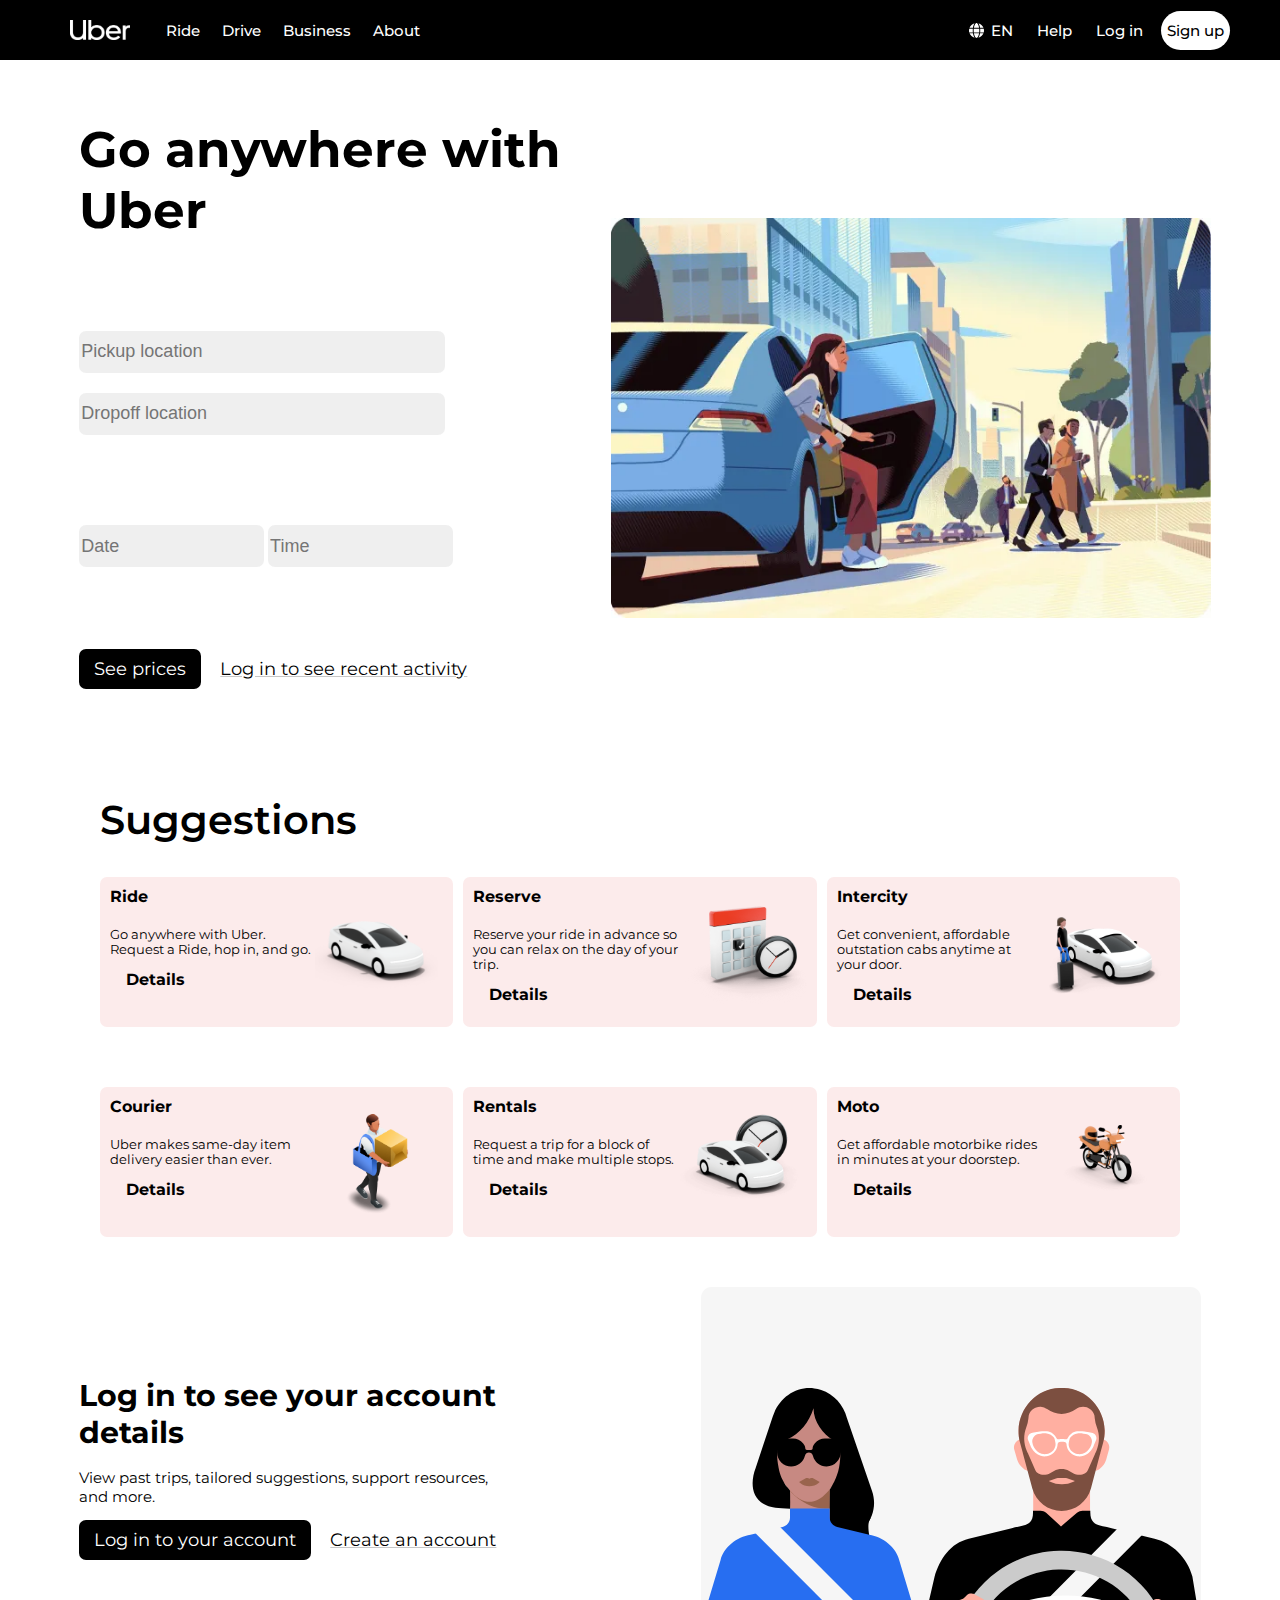
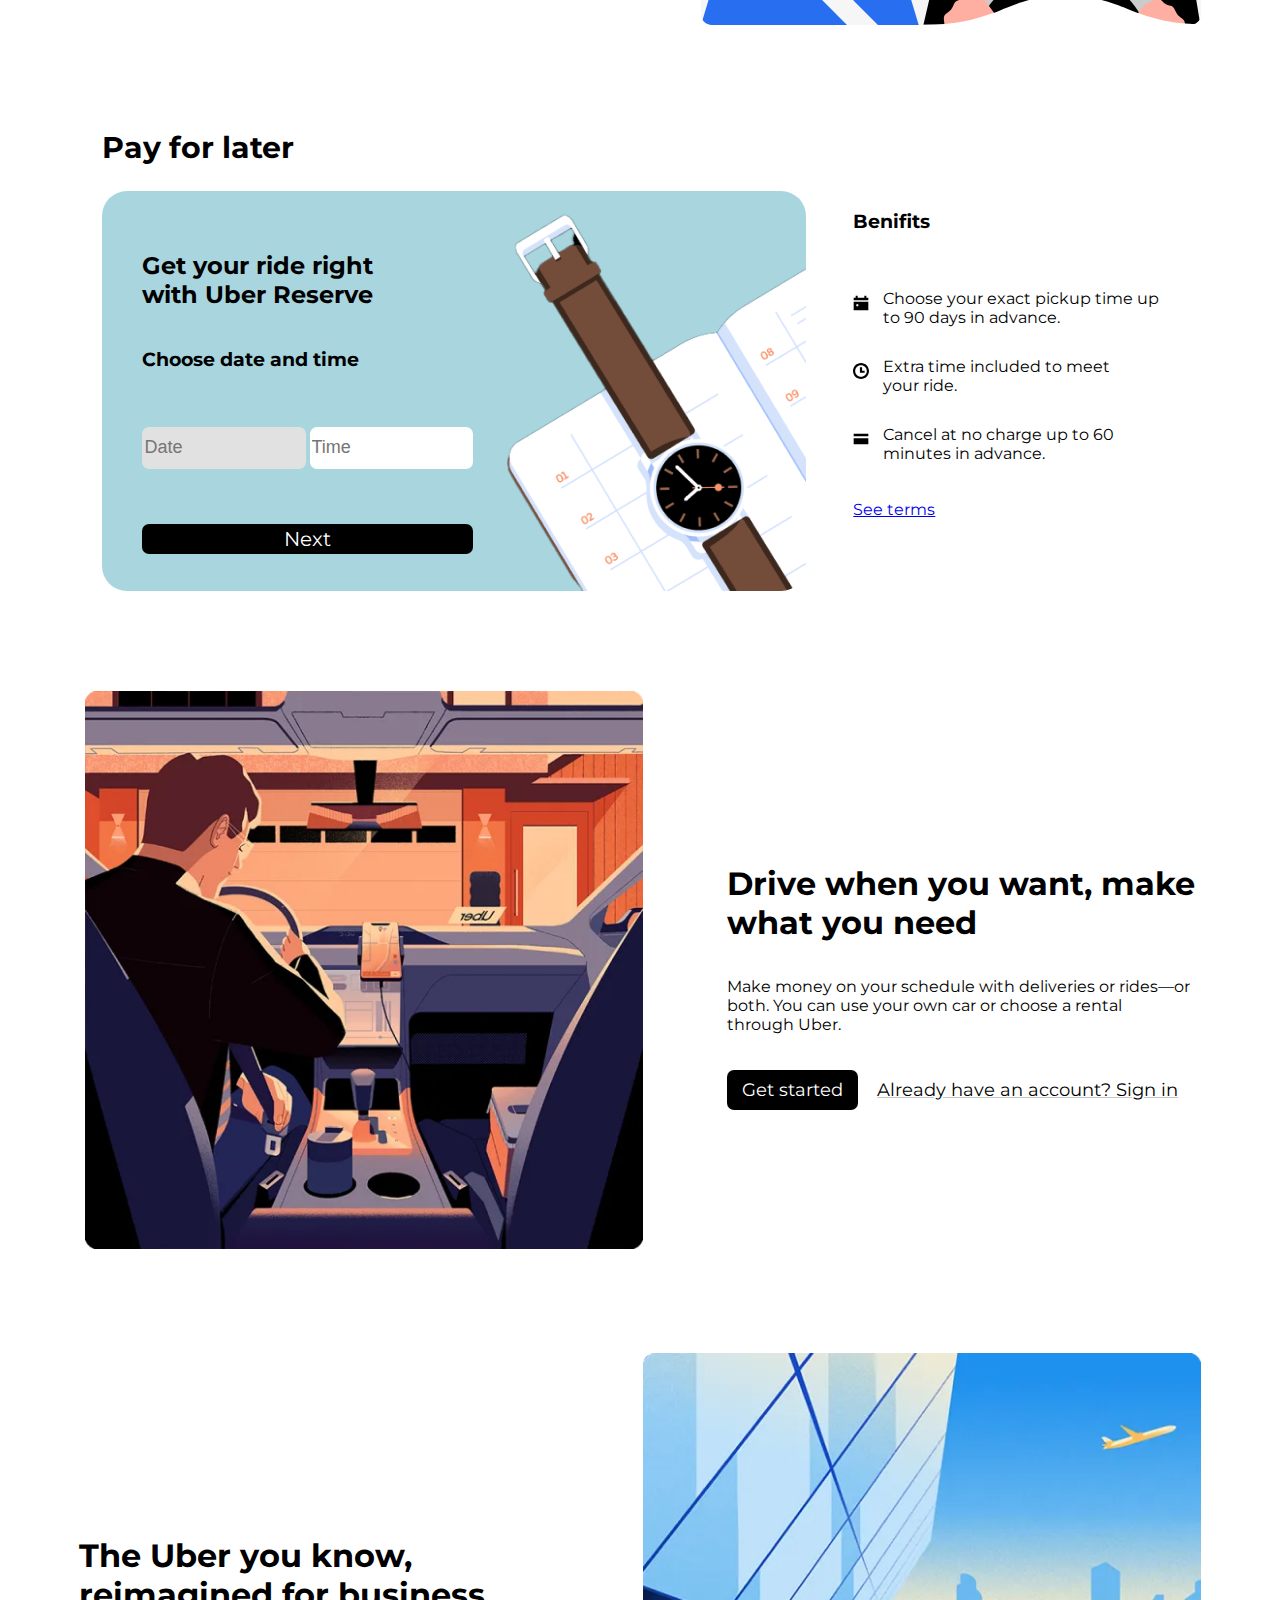
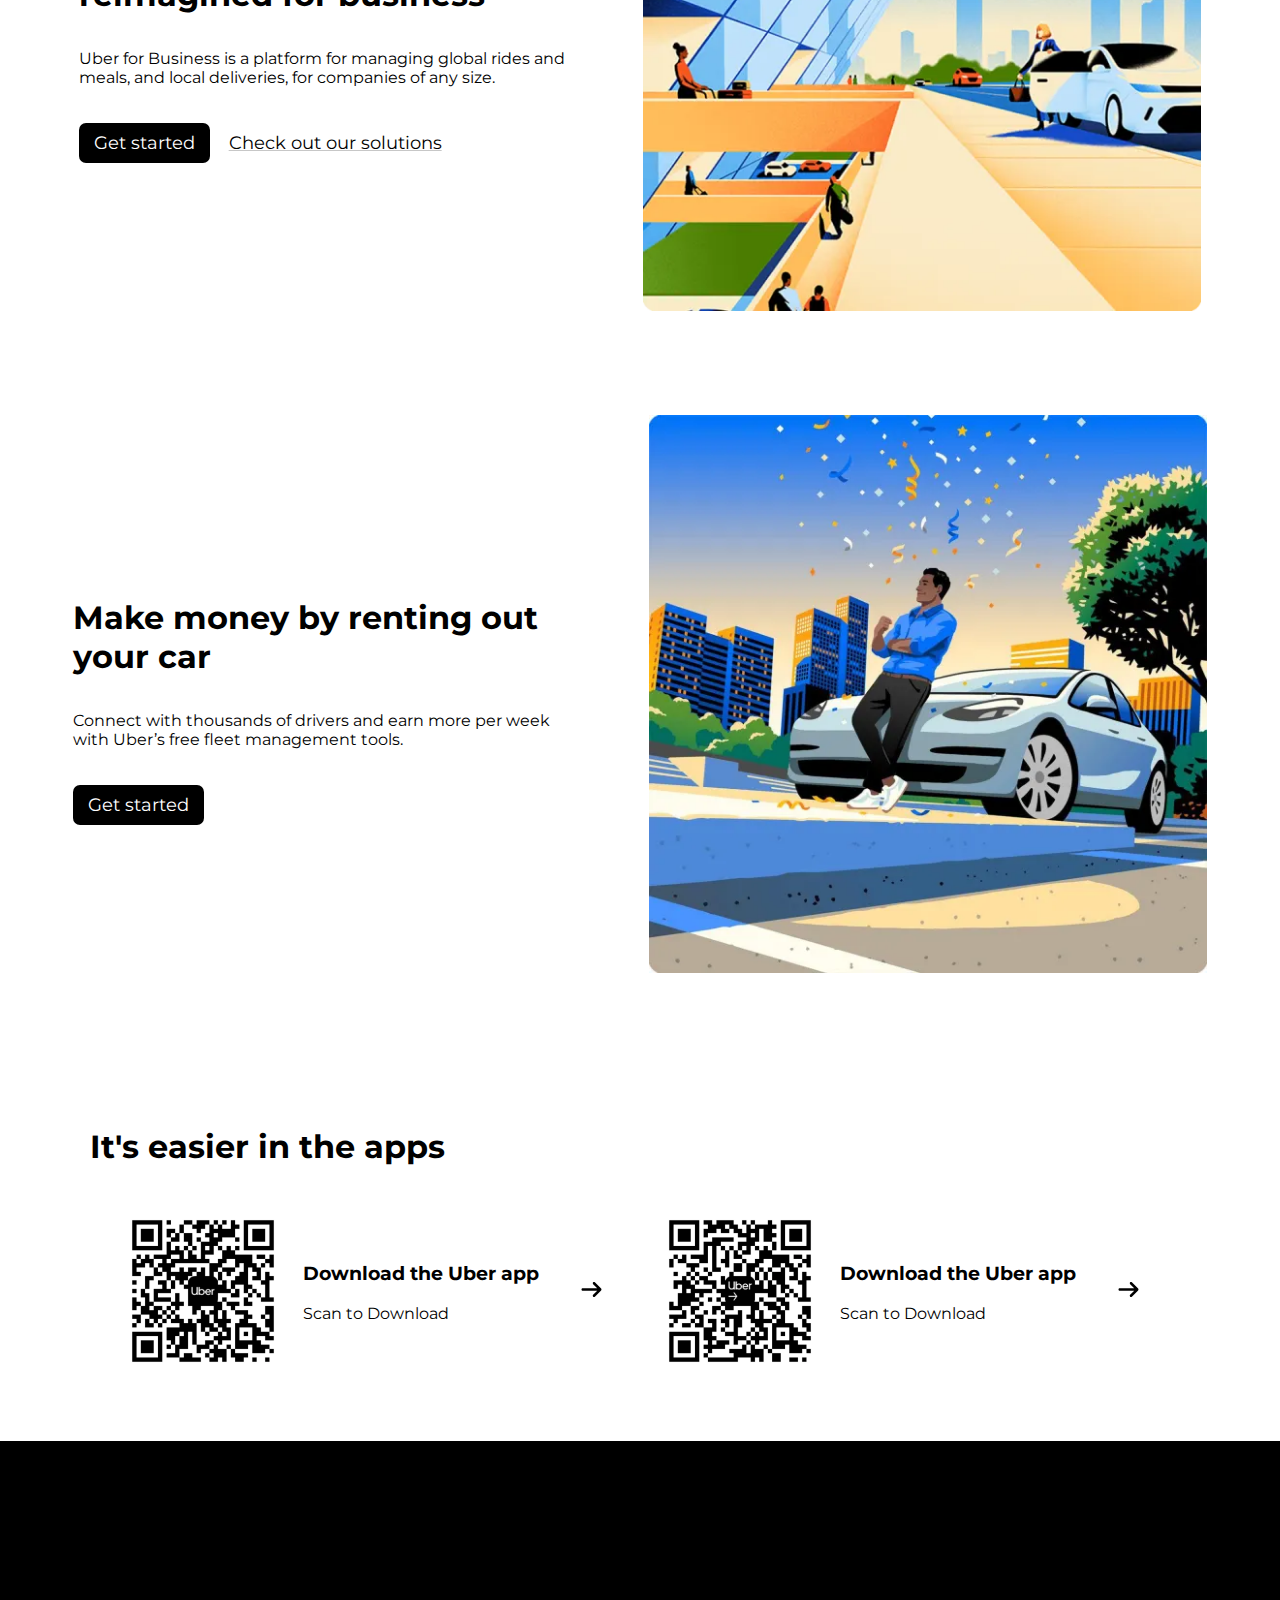
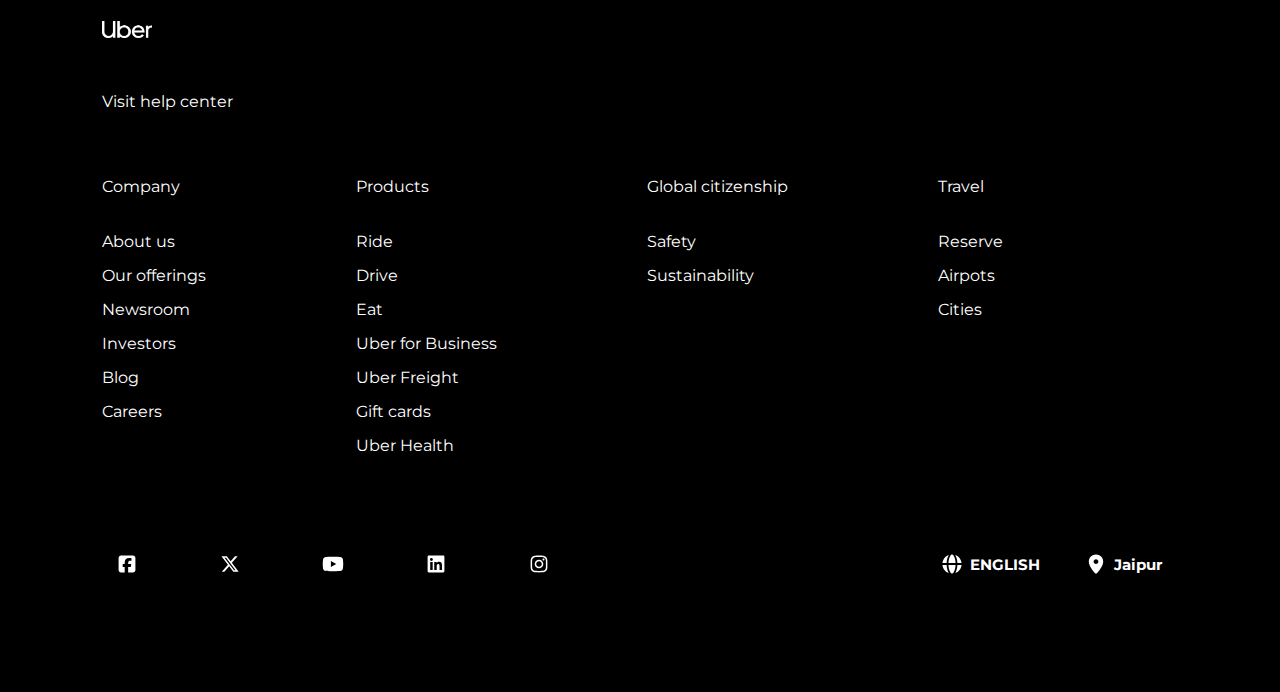
<file: uber login page/index.html>
<!DOCTYPE html>
<html lang="en">

<head>
  <meta charset="UTF-8">
  <meta name="viewport" content="width=device-width, initial-scale=1.0">
  <title>Document</title>
  <link rel="stylesheet" href="style.css">
  <link
    href="https://fonts.googleapis.com/css2?family=IBM+Plex+Sans:ital,wght@0,100..700;1,100..700&family=Montserrat:ital,wght@0,100..900;1,100..900&family=Poppins:ital,wght@0,100;0,200;0,300;0,400;0,500;0,600;0,700;0,800;0,900;1,100;1,200;1,300;1,400;1,500;1,600;1,700;1,800;1,900&display=swap"
    rel="stylesheet">
  <link rel="stylesheet" href="https://cdnjs.cloudflare.com/ajax/libs/font-awesome/4.7.0/css/font-awesome.min.css">
</head>

<body>

  <header>
    <nav>
      <div class="left-bar">
        <img src="images/uberlog.png" id="logoimg" alt="logo">
        <a href="recent.html" class="lang-link nav-link">Ride</a>
        <a href="recent.html" class="lang-link nav-link">Drive</a>
        <a href="recent.html" class="lang-link nav-link">Business</a>
        <a href="recent.html" class="lang-link nav-link">About</a>
      </div>
      <div class="right-bar">
        <a href="recent.html" class="lang-link nav-link">
          <img src="images/globe-solid.svg" width="15px" id="globe-solid" alt="globe-solid">
          <span>EN</span>
        </a>
        <a href="recent.html" class="lang-link nav-link">Help</a>
        <a href="recent.html" class="lang-link nav-link">Log in</a>
        <a href="recent.html" class="lang-link nav-link" id="signup">Sign up</a>
      </div>
    </nav>
  </header>
  <main>
    <div class="go-anywhere">

      <div class="text-content">
        <h1 id="heading1">
          Go anywhere with <br>Uber
        </h1>
        <div class="location">
          <div class="pickup">

            <label for="Pickup"></label>
            <input type="text" name="Pickup location" id="pickup" placeholder="Pickup location">
          </div>
          <div class="dropoff">

            <label for="dropoff"></label>
            <input type="text" name="Dropoff location" id="dropoff" placeholder="Dropoff location">
          </div>

        </div>
        <div class="date-time">
          <label for="date"> </label>
          <input type="text" id="date" placeholder="Date" onfocus="(this.type='date')"
            onblur="if(!this.value)this.type='text'">

          <label for="time"> </label>
          <input type="text" id="time" placeholder="Time" onfocus="(this.type='time')"
            onblur="if(!this.value)this.type='text'">

        </div>
        <div class="redirect-1">
          <a href="recent.html" id="prices">See prices</a>
          <a href="recent.html" id="recent">Log in to see recent activity</a>
        </div>
      </div>
      <div class="image-content">
        <img src="images/3-2-ridesharing-new.webp" alt="3-2-ridesharing-new" id="img-1" width="600px">
      </div>
    </div>

    <div class="suggestion">
      <h2 id="heading2-1">Suggestions</h2>

      <div class="container">

        <div class="box">
          <div class="text">
            <h4 class="h4">Ride</h4>
            <p class="p-1">Go anywhere with Uber. Request a Ride, hop in, and go.</p>
            <a href="recent.html" class="details">Details</a>
          </div>
          <div class="pic">
            <img src="images/ride.png" alt="Ride" width="128px">
          </div>
        </div>

        <div class="box">
          <div class="text">
            <h4 class="h4">Reserve</h4>
            <p class="p-1">Reserve your ride in advance so you can relax on the day of your trip.</p>
            <a href="recent.html" class="details">Details</a>
          </div>
          <div class="pic">
            <img src="images/reserve_clock.png" alt="Reserve Clock" width="128px">
          </div>
        </div>

        <div class="box">
          <div class="text">
            <h4 class="h4">Intercity</h4>
            <p class="p-1">Get convenient, affordable outstation cabs anytime at your door.</p>
            <a href="recent.html" class="details">Details</a>
          </div>
          <div class="pic">
            <img src="images/intercity.png" alt="Intercity" width="128px">
          </div>
        </div>

        <div class="box">
          <div class="text">
            <h4 class="h4">Courier</h4>
            <p class="p-1">Uber makes same-day item delivery easier than ever.</p>
            <a href="recent.html" class="details">Details</a>
          </div>
          <div class="pic">
            <img src="images/Courier.png" alt="Courier" width="128px">
          </div>
        </div>

        <div class="box">
          <div class="text">
            <h4 class="h4">Rentals</h4>
            <p class="p-1">Request a trip for a block of time and make multiple stops.</p>
            <a href="recent.html" class="details">Details</a>
          </div>
          <div class="pic">
            <img src="images/Hourly2021.png" alt="Hourly Rentals" width="128px">
          </div>
        </div>

        <div class="box">
          <div class="text">
            <h4 class="h4">Moto</h4>
            <p class="p-1">Get affordable motorbike rides in minutes at your doorstep.</p>
            <a href="recent.html" class="details">Details</a>
          </div>
          <div class="pic">
            <img src="images/Uber_Moto_India1.png" alt="Uber Moto" width="128px">
          </div>
        </div>

      </div>
    </div>

    <div class="acc-details">
      <div class="acc-container-1">


        <h2 id="heading2-2">Log in to see your account<br> details </h2>
        <p class="p-2">View past trips, tailored suggestions, support resources,<br> and more.</p>
        <div class="redirect-1">
          <a href="recent.html" id="prices">Log in to your account</a>
          <a href="recent.html" id="recent">Create an account</a>
        </div>


      </div>
      <div class="acc-container-2">
        <img src="images/Signup-roundededge-1.svg" alt="Signup-roundededge-1" width="500px">
      </div>
    </div>

    <div>
      <h2 class="heading-4">Pay for later</h2>
    </div>
    <div class="pfl">

      <div class="pfl-container-1">
        <div id="pfl-c1">
          <h2>Get your ride right <br>with Uber Reserve</h2>
          <h3>Choose date and time</h3>
          <div class="date-time" id="dt2">
            <label for="date"> </label>
            <input type="text" id="date2" placeholder="Date" onfocus="(this.type='date')"
              onblur="if(!this.value)this.type='text'">

            <label for="time"> </label>
            <input type="text" id="time2" placeholder="Time" onfocus="(this.type='time')"
              onblur="if(!this.value)this.type='text'">
          </div>
          <div class="next-cont"><a href="recent.html" class="next">Next</a></div>

        </div>
      </div>
      <div class="pfl-container-2">
        <h3>Benifits</h3>
        <ul class="benefits-list">
          <li>Choose your exact pickup time up <br>to 90 days in advance.</li>
          <li>Extra time included to meet <br>your ride.</li>
          <li>Cancel at no charge up to 60 <br>minutes in advance. </li>
        </ul>
        <a href="recent.html" id="see-terms">See terms</a>
      </div>

    </div>

    <div class="section-5">
      <div class="sec-5-c1">
        <img src="images/earner-illustra.webp" alt="earner-illustra" width="558px">
      </div>
      <div class="sec-5-c2">
        <h1>Drive when you want, make <br>what you need</h1>
        <p class="sec-p">Make money on your schedule with deliveries or rides—or <br>both. You can use your own car or
          choose a rental <br>through Uber.</p>
        <div class="redirect-1">
          <a href="recent.html" id="prices">Get started</a>
          <a href="recent.html" id="recent">Already have an account? Sign in</a>
        </div>
      </div>
    </div>
    <div class="section-6">
      <div class="sec-6-c1">
        <h1>The Uber you know, <br>reimagined for business</h1>
        <p class="sec-p"> Uber for Business is a platform for managing global rides and <br>meals, and local deliveries,
          for companies of any size.</p>
        <div class="redirect-1">
          <a href="recent.html" id="prices">Get started</a>
          <a href="recent.html" id="recent">Check out our solutions</a>
        </div>
      </div>
      <div class="sec-6-c2">
        <img src="images/u4b-square.webp" alt="u4b-square" width="558px">
      </div>
    </div>
    <!-- section7 -->
    <div class="section-7">
      <div class="sec-7-c1">
        <h1>Make money by renting out <br>your car</h1>
        <p class="sec-p"> Connect with thousands of drivers and earn more per week <br>with Uber’s free fleet management
          tools.</p>
        <div class="redirect-1">
          <a href="recent.html" id="prices">Get started</a>
          <!-- <a href="recent.html" id="recent">Check out our solutions</a> -->
        </div>
      </div>
      <div class="sec-7-c2">
        <img src="images/fleet-management.webp" alt="fleet-management" width="558px">
      </div>
    </div>

    <h2 class="down-heading">It's easier in the apps</h2>
    <div class="download-links">

      <a class="down-uber" href="recent.html"> <img src="images/Final-Download-Uber-App.webp"
          alt="Final-Download-Uber-App" width="150px">
        <div class="info1">
          <h3>Download the Uber app</h3>
          <p>Scan to Download</p>
        </div>
        <div class="arrow">
          <img src="images/arrow-right-solid-full.svg" alt="arrow-right-solid-full" width="25px">
        </div>
      </a>


      <a class="down-driver" href="recent.html">
        <img src="images/download-driver-app.webp" alt="download-driver-app" width="150px">
        <div class="info1">
          <h3>Download the Uber app</h3>
          <p>Scan to Download</p>
        </div>
        <div class="arrow">
          <img src="images/arrow-right-solid-full.svg" alt="arrow-right-solid-full" width="25px">
        </div>
      </a>
    </div>
  </main>


  <footer>
    <div class="f-container"> 
    <div class="fd1"><a class="f-link" href="recent.html"><img src="images/uberlog.png" alt="uberlog" width="50px"></a>
    </div>
    <div class="fd2"><a class="f-link" href="recent.html">Visit help center</a></div>
    <div class="fd3">
      <div class="company">
        <h3 class="f-h3">Company</h3>
        <ul>
          <li class="f-list"><a class="f-link-2" href="recent.html">About us</a></li>
          <li class="f-list"><a class="f-link-2" href="recent.html">Our offerings</a></li>
          <li class="f-list"><a class="f-link-2" href="recent.html">Newsroom</a></li>
          <li class="f-list"><a class="f-link-2" href="recent.html">Investors</a></li>
          <li class="f-list"><a class="f-link-2" href="recent.html">Blog</a></li>
          <li class="f-list"><a class="f-link-2" href="recent.html">Careers</a></li>
        </ul>
      </div>
      <div class="products">
        <h3 class="f-h3">Products</h3>
        <ul>
          <li class="f-list"><a class="f-link-2" href="recent.html">Ride</a></li>
          <li class="f-list"><a class="f-link-2" href="recent.html">Drive</a></li>
          <li class="f-list"><a class="f-link-2" href="recent.html">Eat</a></li>
          <li class="f-list"><a class="f-link-2" href="recent.html">Uber for Business</a></li>
          <li class="f-list"><a class="f-link-2" href="recent.html">Uber Freight</a></li>
          <li class="f-list"><a class="f-link-2" href="recent.html">Gift cards</a></li>
          <li class="f-list"><a class="f-link-2" href="recent.html">Uber Health</a></li>
        </ul>
      </div>
      <div class="gc">
        <h3 class="f-h3">Global citizenship</h3>
        <ul>
          <li class="f-list"><a class="f-link-2" href="recent.html">Safety</a></li>
          <li class="f-list"><a class="f-link-2" href="recent.html">Sustainability</a></li>
        </ul>
      </div>
      <div class="travel">
        <h3 class="f-h3">Travel</h3>
        <ul>
          <li class="f-list"><a class="f-link-2" href="recent.html">Reserve</a></li>
          <li class="f-list"><a class="f-link-2" href="recent.html">Airpots</a></li>
          <li class="f-list"><a class="f-link-2" href="recent.html">Cities</a></li>
        </ul>
      </div>
    </div>
    <div class="fd4">
      <div class="fd4-l">
        <a class="fd4-l-icon" href="recent.html"><img src="social/square-facebook-brands-solid-full.svg" alt="square-facebook-brands-solid-full" width="24px"></a>
        <a class="fd4-l-icon" href="recent.html"><img src="social/x-twitter-brands-solid-full.svg" alt="x-twitter-brands-solid-full" width="24px"></a>
        <a class="fd4-l-icon" href="recent.html"><img src="social/youtube-brands-solid-full.svg" alt="youtube-brands-solid-full" width="24px"></a>
        <a class="fd4-l-icon" href="recent.html"><img src="social/linkedin-brands-solid-full.svg" alt="linkedin-brands-solid-full" width="24px">
          <a class="fd4-l-icon" href="recent.html"><img src="social/instagram-brands-solid-full.svg" alt="instagram-brands-solid-full" width="24px"></a>
        </a>
      </div>
      <div class="fd4-r">
        <a class="fd4-r-link" href="recent.html"><img src="social/globe-solid-full.svg" alt="globe-solid" width="24px"><span>ENGLISH</span></a>
        <a class="fd4-r-link" href="recent.html"><img src="social/location-dot-solid-full.svg" alt="location-dot-solid-full" width="24px"><span>Jaipur</span></a>
      </div>
    </div>
    </div>
  </footer>
</body>

</html>




<!-- the clone is complete from my end . there maybe few things in the footer that i didint build but its just because i felt lazy  -->
</file>
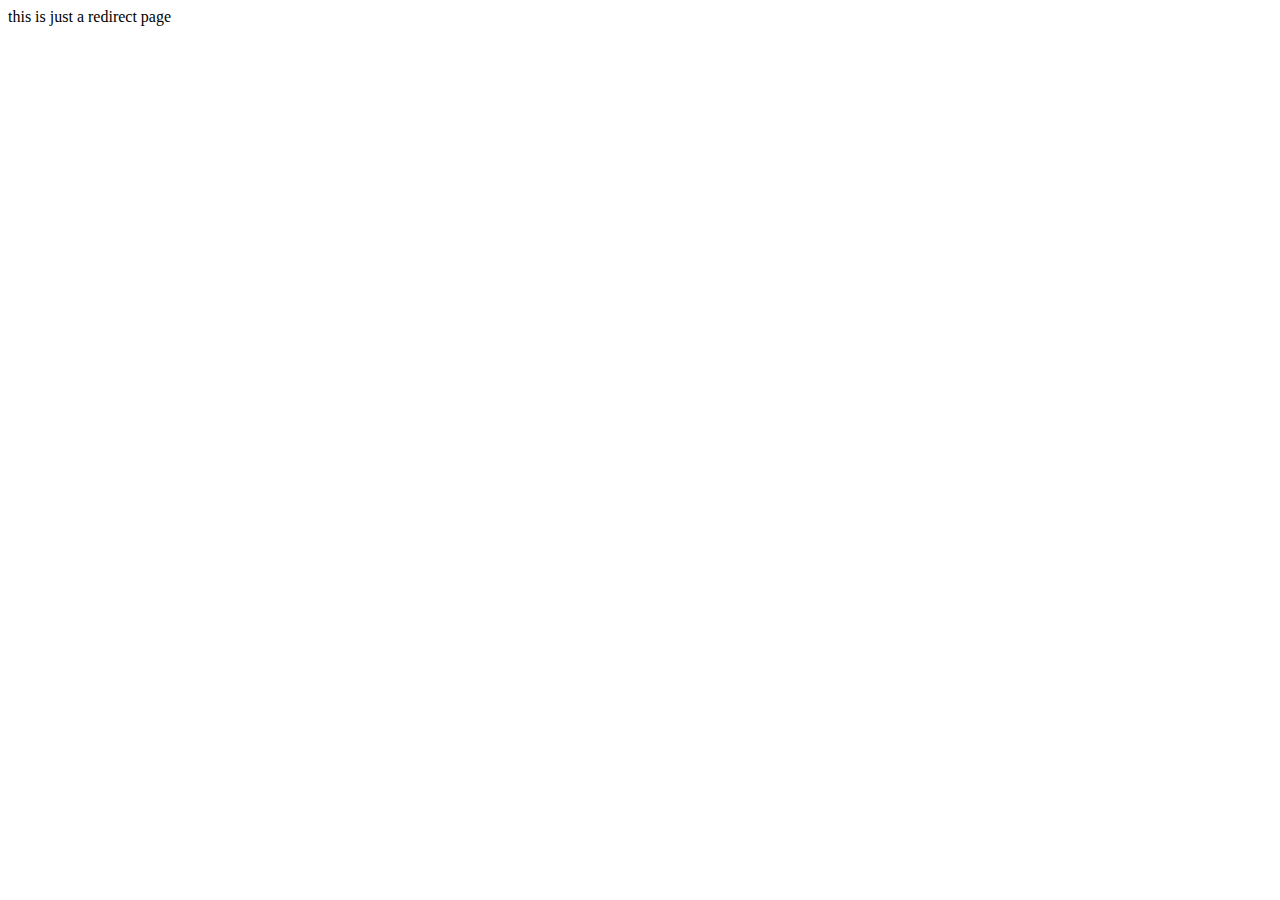
<file: uber login page/recent.html>
<!DOCTYPE html>
<html lang="en">
<head>
    <meta charset="UTF-8">
    <meta name="viewport" content="width=device-width, initial-scale=1.0">
    <title>Document</title>
</head>
<body>
    this is just a redirect page 
</body>
</html>
</file>
<file: uber login page/style.css>
body {
  font-family: "Montserrat", sans-serif;
  margin: 0;
  padding: 0;
  height: 100%;
}

/* this is the style for the navigation bar */

nav {
  background-color: black;
  box-sizing: border-box;
  height: 60px;
  font-weight: 500;
  display: flex;
  justify-content: space-between;
  align-items: center;
  position: fixed;
  top: 0;
  width: 100%;
  z-index: 1000;
}

/* the following is the style for the left side of the navgation bar */

#logoimg {
  width: 60px;
  padding: 20px;
}
.left-bar {
  display: flex;
  align-items: center;
  justify-content: left;
  margin-left: 50px;
  gap: 10px;
}
.nav-link {
  color: white;
  text-decoration: none;
  padding-left: 12px;
  padding-right: 12px;
  padding-top: 5px;
  padding-bottom: 5px;
  border-radius: 9999px;
  font-size: 15px;
  display: inline-block;
}
.nav-link a:visited {
  color: white;
  text-decoration: none;
}
.nav-link a:hover {
  background-color: rgba(202, 199, 199, 0.247);
  cursor: pointer;
  transition: 0.3s ease;
}

/* the following is the style for the right side of the navgation bar */
.lang-link {
  display: flex;
  align-items: center;
  gap: 7px;
  padding: 10px 6px;
  border-radius: 9999px;
}
.lang-link:hover {
  background-color: rgba(202, 199, 199, 0.247);
  cursor: pointer;
  transition: 0.3s ease;
}
.right-bar {
  display: flex;
  align-items: center;
  justify-content: right;
  margin-right: 50px;
  gap: 12px;
}
#signup {
  color: black;
  background-color: white;
  transition: 0.3s ease;
}
#signup:hover {
  background-color: rgba(248, 245, 241, 0.842);
}
/* details1{
  color: white;
  text-decoration: none;
  padding-left: 12px;
  padding-right: 12px;
  padding-top: 5px;
  padding-bottom: 5px;
  border-radius: 9999px;
  font-size: 15px;
  display: inline-block;
} */

details:hover {
  background-color: rgba(202, 199, 199, 0.247);
  cursor: pointer;
  transition: 0.3s ease;
}

/* this is the first segement of the page . go anywhere with uber  */

.go-anywhere {
  /* border: 2px solid black; */
  height: 75vh;
  display: flex;
  justify-content: space-evenly;
  padding: 30px;
  margin-top: 50px;
  margin-bottom: 10px;
}
.text-content {
  /* border: 2px solid black; */
  display: grid;
  gap: 20px;
  padding: 5px 10px;
}
.image-content {
  /* border: 2px solid black; */
  display: flex;
  justify-content: center;
  align-items: center;
}

#heading1 {
  font-size: 50px;
  margin-bottom: 0px;
}

#pickup {
  width: 75%;
  height: 40px;
  border: none;
  margin-bottom: 20px;
  border-radius: 7px;
  background-color: rgba(226, 226, 226, 0.548);
  font-size: large;
}

#dropoff {
  width: 75%;
  height: 40px;
  border: none;
  border-radius: 7px;
  background-color: rgba(226, 226, 226, 0.548);
  font-size: large;
}

#date {
  width: 37.5%;
  height: 40px;
  border: none;
  border-radius: 7px;
  background-color: rgba(226, 226, 226, 0.548);
  font-size: large;
}

#time {
  width: 37.5%;
  height: 40px;
  border: none;
  border-radius: 7px;
  background-color: rgba(226, 226, 226, 0.548);
  font-size: large;
}

#date:hover {
  cursor: pointer;
}
#time:hover {
  cursor: pointer;
}

#prices {
  background-color: black;
  color: white;
  border-radius: 7px;
  font-size: large;
  text-decoration: none;
  padding: 9px 15px;
}

#recent {
  color: black;
  text-decoration: underline rgba(172, 171, 171, 0.671);
  font-size: large;
  margin-left: 15px;
}

#recent:hover {
  text-decoration: underline;
}
#recent:visited {
  color: black;
}

/* this is the second segment of the page . suggestions */

.suggestion {
  /* border: 2px solid black; */
  margin-top: 0px;
  margin-left: 100px;
  margin-right: 100px;
}

#heading2-1 {
  font-size: 40px;
  margin-top: 0;
  font-weight: 600;
}

.container {
  /* border: 2px solid black; */
  display: grid;
  grid-template-columns: repeat(3, 1fr);
  row-gap: 60px;
  column-gap: 10px;
  flex-wrap: nowrap;
  margin-bottom: 50px;
}

.details {
  /* border: 1px solid black; */
  text-decoration: none;
  color: black;
  padding: 8px 16px;
  border-radius: 9999px;
  font-weight: bold;
  grid-area: foot;
  margin-right: 0%;
}
.details:visited {
  color: black;
}
.details:hover {
  background-color: rgba(202, 199, 199, 0.658);
  cursor: pointer;
  transition: 0.3s ease;
}

.box {
  display: flex;
  flex-wrap: nowrap;
  background-color: rgb(252, 235, 235);
  border-radius: 7px;
  padding: 10px;
  box-sizing: border-box;
  height: 150px;
}
.p-1 {
  font-size: 0.8rem;
  grid-area: para;
}

.h4 {
  grid-area: head;
  margin-top: 0;
}
.pic {
  grid-area: pic;
  align-self: end;
  justify-self: end;
}

/* this is the third section of the page  */

.acc-details {
  display: flex;
  justify-content: space-evenly;
  align-items: flex-start;
  /* border: 2px solid black; */
  column-gap: 125px;
}

.acc-container-1 {
  /* border: 2px solid black; */
  display: grid;
  /* grid-template-columns: 1fr 1fr 1fr; */
  grid-template-rows: 1fr 1fr 1fr;
  gap: 2px;
  align-items: space-evenly;
  margin-top: 7%;
}

.acc-container-2 {
  /* border: 2px solid black; */
  display: block;
  padding: 0;
  margin: 0;
}

#heading2-2 {
  font-size: 30px;
  margin: 0px;
  font-weight: bold;
}

.p-2 {
  font-size: 15px;
}

/* this is the style for the fourth section of the page  */

.pfl {
  /* border: 2px solid black; */
  box-sizing: border-box;
  display: grid;
  grid-template-columns: 2fr 1fr;
  margin-bottom: 40px;
}
.pfl-container-1 {
  /* border: 2px solid black; */
  box-sizing: border-box;
  background-color: #a8d5de;
  border-radius: 25px;
  margin-left: 8vw;
  background-image: url(images/image-9.webp);
  background-repeat: no-repeat;
  background-position: right bottom;
  height: 400px;
  width: 55vw;
}
.pfl-container-2 {
  /* border: 2px solid black; */
  box-sizing: border-box;
}

.heading-4 {
  font-size: 30px;
  margin: 0px;
  font-weight: 500px;
  margin-top: 100px;
  margin-left: 8vw;
  margin-bottom: 25px;
}

#pfl-c1 {
  padding: 40px;
  display: grid;
  grid-template-rows: 1fr 1fr 1fr;
}
#date2 {
  width: 25.5%;
  height: 40px;
  border: none;
  border-radius: 7px;
  background-color: rgb(225, 225, 225);
  font-size: large;
}
#time2 {
  width: 25.5%;
  height: 40px;
  border: none;
  border-radius: 7px;
  background-color: rgb(255, 255, 255);
  font-size: large;
}

.next-cont {
  border-radius: 7px;

  width: 53%;
}
.next {
  background-color: black;
  color: white;
  border-radius: 7px;
  display: flex;
  justify-content: center;
  align-items: center;
  text-align: center;
  width: 100;
  text-align: center;
  height: 30px;
  text-decoration: none;
  font-size: 20px;
}

#see-terms:visited {
  color: black;
}

.pfl-container-2 {
  height: 350px;
  display: grid;
  /* grid-template-rows: 1fr 1fr 1fr  ; */
}
.benefits-list {
  display: flex;
  flex-direction: column;
  gap: 30px;
  list-style: none;
}

.benefits-list li {
  position: relative;
  padding-left: 30px;
}
.benefits-list li::before {
  content: "";
  position: absolute;
  width: 16px;
  height: 16px;
  left: 0;
  top: 6px;
  background-size: contain;
  background-repeat: no-repeat;
}
.benefits-list li:nth-child(1)::before {
  background-image: url(images/calendar-filled.svg);
}
.benefits-list li:nth-child(2)::before {
  background-image: url(images/anytime.svg);
}
.benefits-list li:nth-child(3)::before {
  background-image: url(images/credit_card-filled.svg);
}

/* this is the style for the fifth section of the page  */

.section-5 {
  display: flex;
  justify-content: space-evenly;
  margin-top: 100px;
  align-items: center;
}

.sec-p {
  margin-top: 35px;
  margin-bottom: 45px;
}

/* this is the sixth section of the page  */

.section-6 {
  display: flex;
  justify-content: space-evenly;
  margin-top: 100px;
  align-items: center;
}

/* this is the seventh section of the page  */

.section-7 {
  display: flex;
  justify-content: space-evenly;
  margin-top: 100px;
  align-items: center;
}

.sec-7-c1 {
  margin-right: 2vw;
}

/* this is the eight section of the page  */

.down-heading {
  margin-top: 150px;
  margin-left: 7vw;
  font-size: xx-large;
  margin-bottom: 50px;
}
.download-links {
  /* border: 2px solid black; */
  display: flex;
  justify-content: space-evenly;
  column-gap: 50px;
}
.down-uber {
  /* border: 2px solid black; */
  width: 50vw;
  display: grid;
  grid-template-columns: 1fr auto 1fr;
  column-gap: 25px;
  justify-content: center;
  align-items: center;
  margin-left: 10vw;
  text-decoration: none;
  color: inherit;
  cursor: pointer;
  transition: all 0.3s ease;
}
.down-driver {
  /* border: 2px solid black; */
  width: 50vw;
  display: grid;
  grid-template-columns: 1fr auto 1fr;
  column-gap: 25px;
  justify-content: center;
  align-items: center;
  margin-right: 10vw;
  text-decoration: none;
  color: inherit;
  cursor: pointer;
  transition: all 0.3s ease;
}
.arrow {
  transition: transform 0.3s ease;
  margin-left: 15px;
}
.arrow:hover {
  transform: translateX(15px);
}

/* this is the footer section of the page  */

footer {
  background-color: black;
  color: white;
  min-height: 400px;
  margin-top: 75px;
  display: flex;
  flex-direction: column;
  row-gap: 50px;

}
.f-container{
    display: flex;
  flex-direction: column;
  row-gap: 50px;
  margin-left: 8vw;
  margin-top: 20vh;
}
.f-link {
  text-decoration: none;
  color: white;
  font-size: 16px;
}
.f-link-2{
  text-decoration: none;
  color: white;
  font-size: 16px;
  margin: 0;
  display: inline-block;
  padding: 0;
}
.f-list{
  list-style: none;
   
  padding: 0;
  font-size: 12px;
  margin-bottom: 15px;
  
}
.fd3{
  display: flex;
 column-gap: 150px;
 /* padding: 50px;
 margin-left: 100px; */
 align-items: flex-start;
 
}

.fd3 > div{
display: flex;
flex-direction: column;
align-items: flex-start;
}
.f-h3{
  font-weight: 400;
  font-size: medium;
  margin-bottom: 20px;
} 

.company{
  text-align: left;
}
ul {
  padding-left: 0;  
}
.f-link-2:hover{
  color: grey;
  transition: all ease 0.1s;
}

.fd4{
  display: flex;
  align-items: center;
  justify-content: space-between;
  margin-bottom: 100px;
}
.fd4-r{
  display: flex;
  align-items: center;
  justify-content: right;
  margin-right: 100px;
  column-gap: 20px;
  padding: 10px 6px;
}
.fd4-l{
   display: flex;
  align-items: center;
  justify-content: right;
  column-gap: 50px;
}
.fd4-l-icon{
  border-radius: 5px;
  width: 40px;
  height: 35px;
  padding-left: 13px;
  padding-top: 10px;
  transition: all ease 0.3s;
 
}
.fd4-l-icon:hover{
background-color: rgba(128, 128, 128, 0.534);
 
}
.fd4-r-link{
  color: white;
  text-decoration: none;
  font-size: 15px;
  font-weight: bold;
  display: flex;
  align-items: center;
  gap: 6px;
  border-radius: 6px;
  padding: 6px 12px;
}
.fd4-r-link:hover{
  background-color: rgba(128, 128, 128, 0.164);
}
</file>
